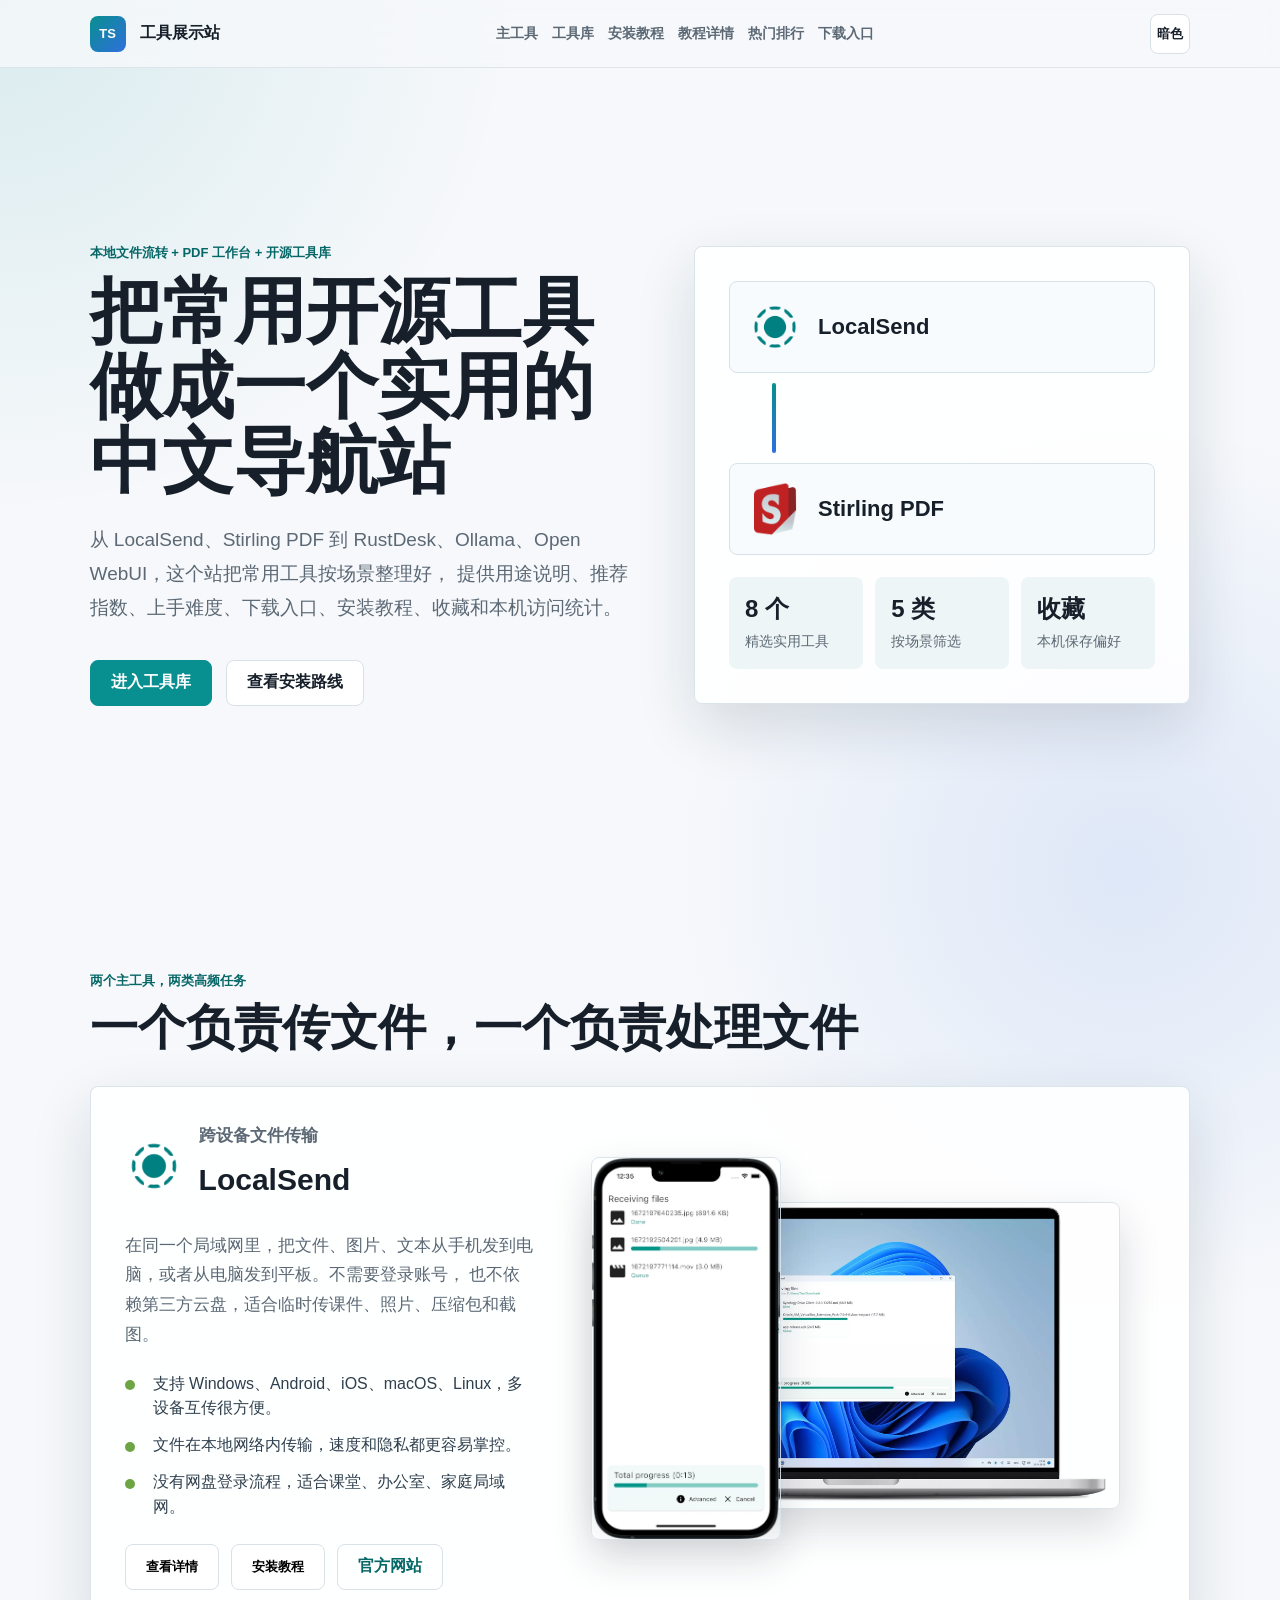
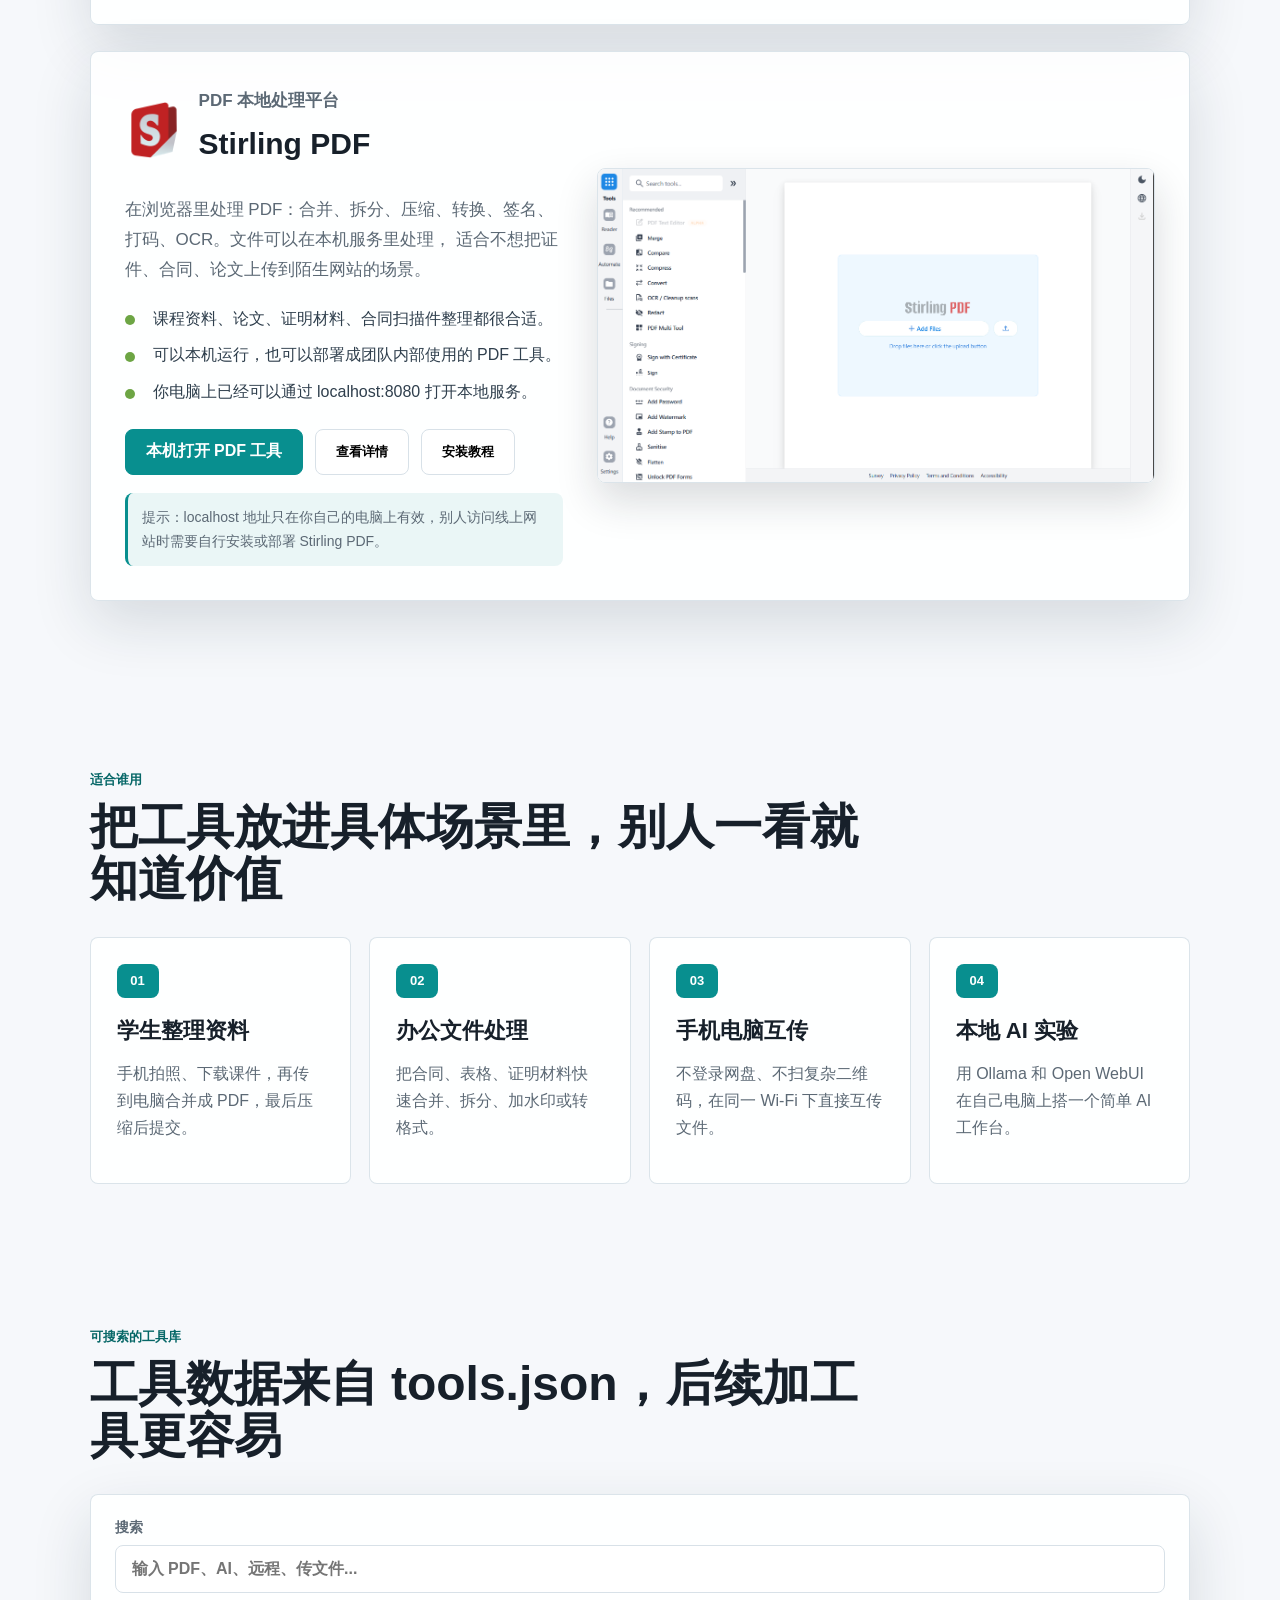
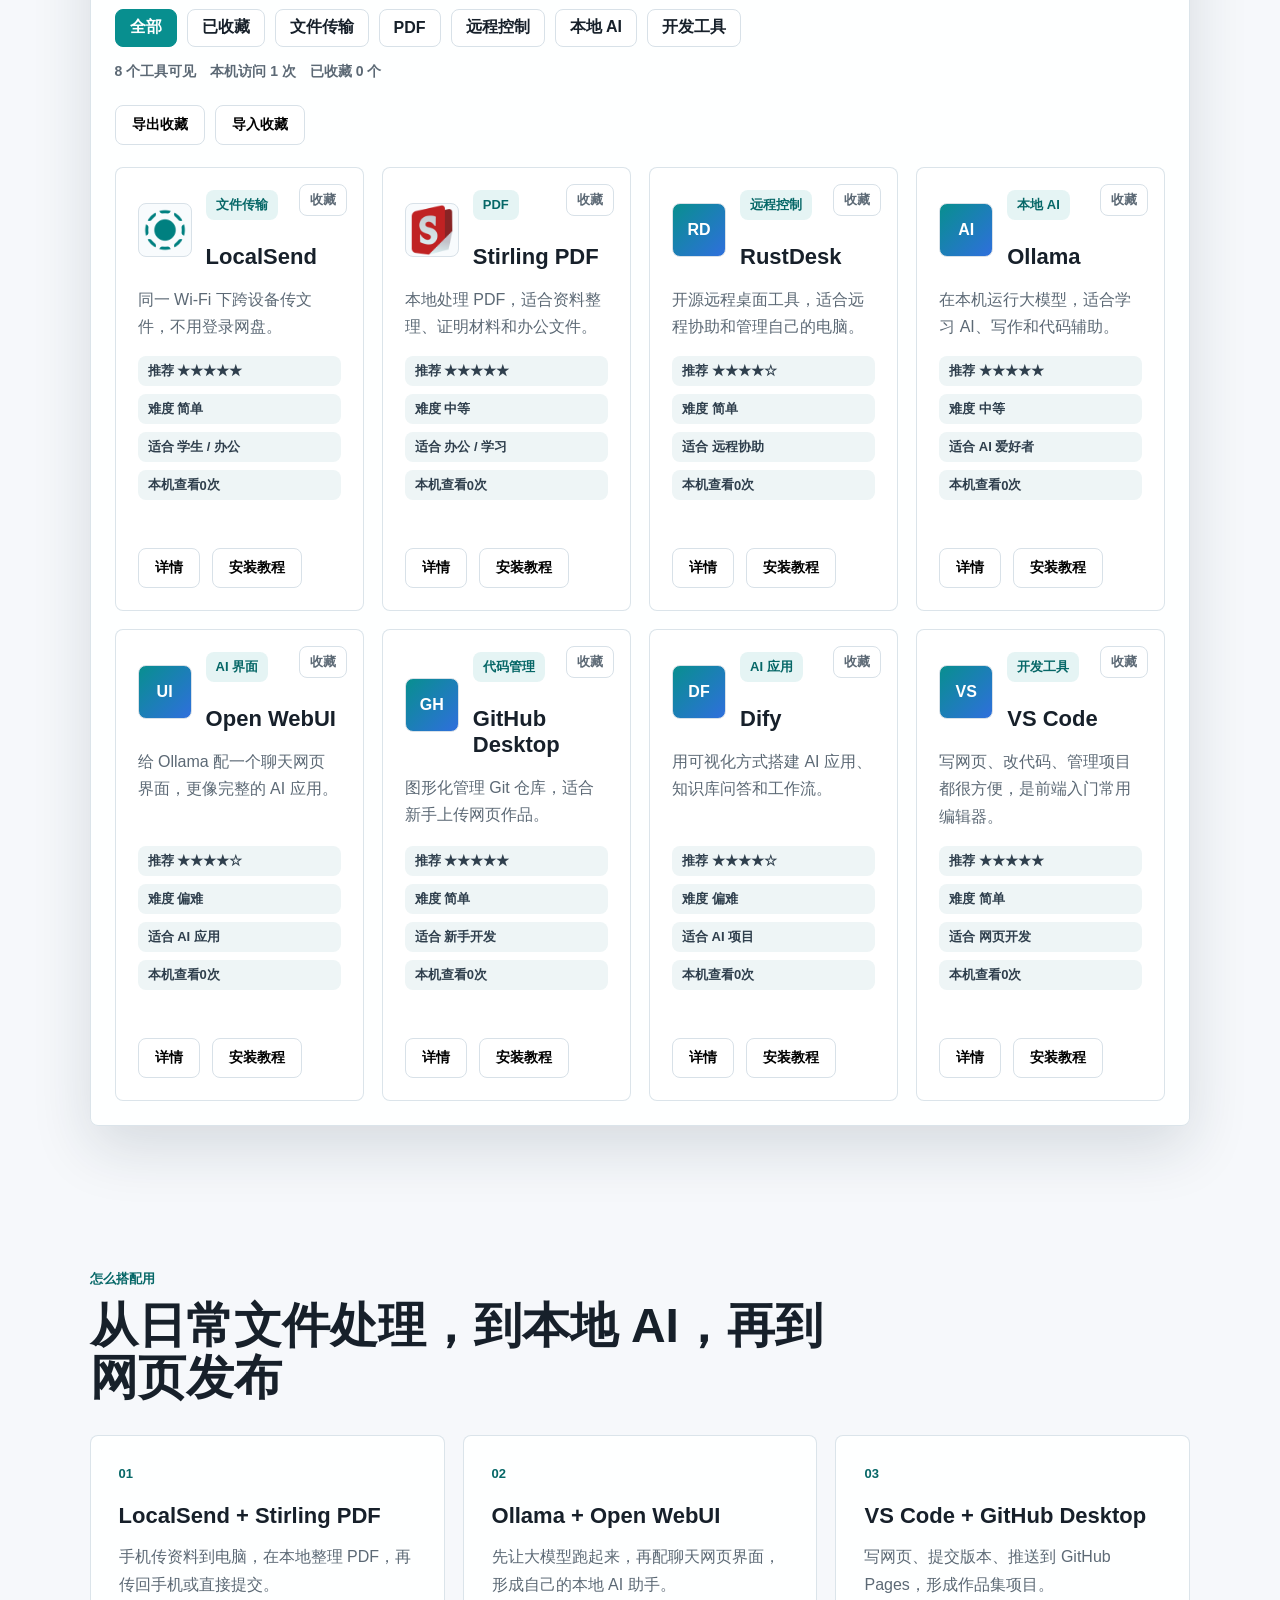
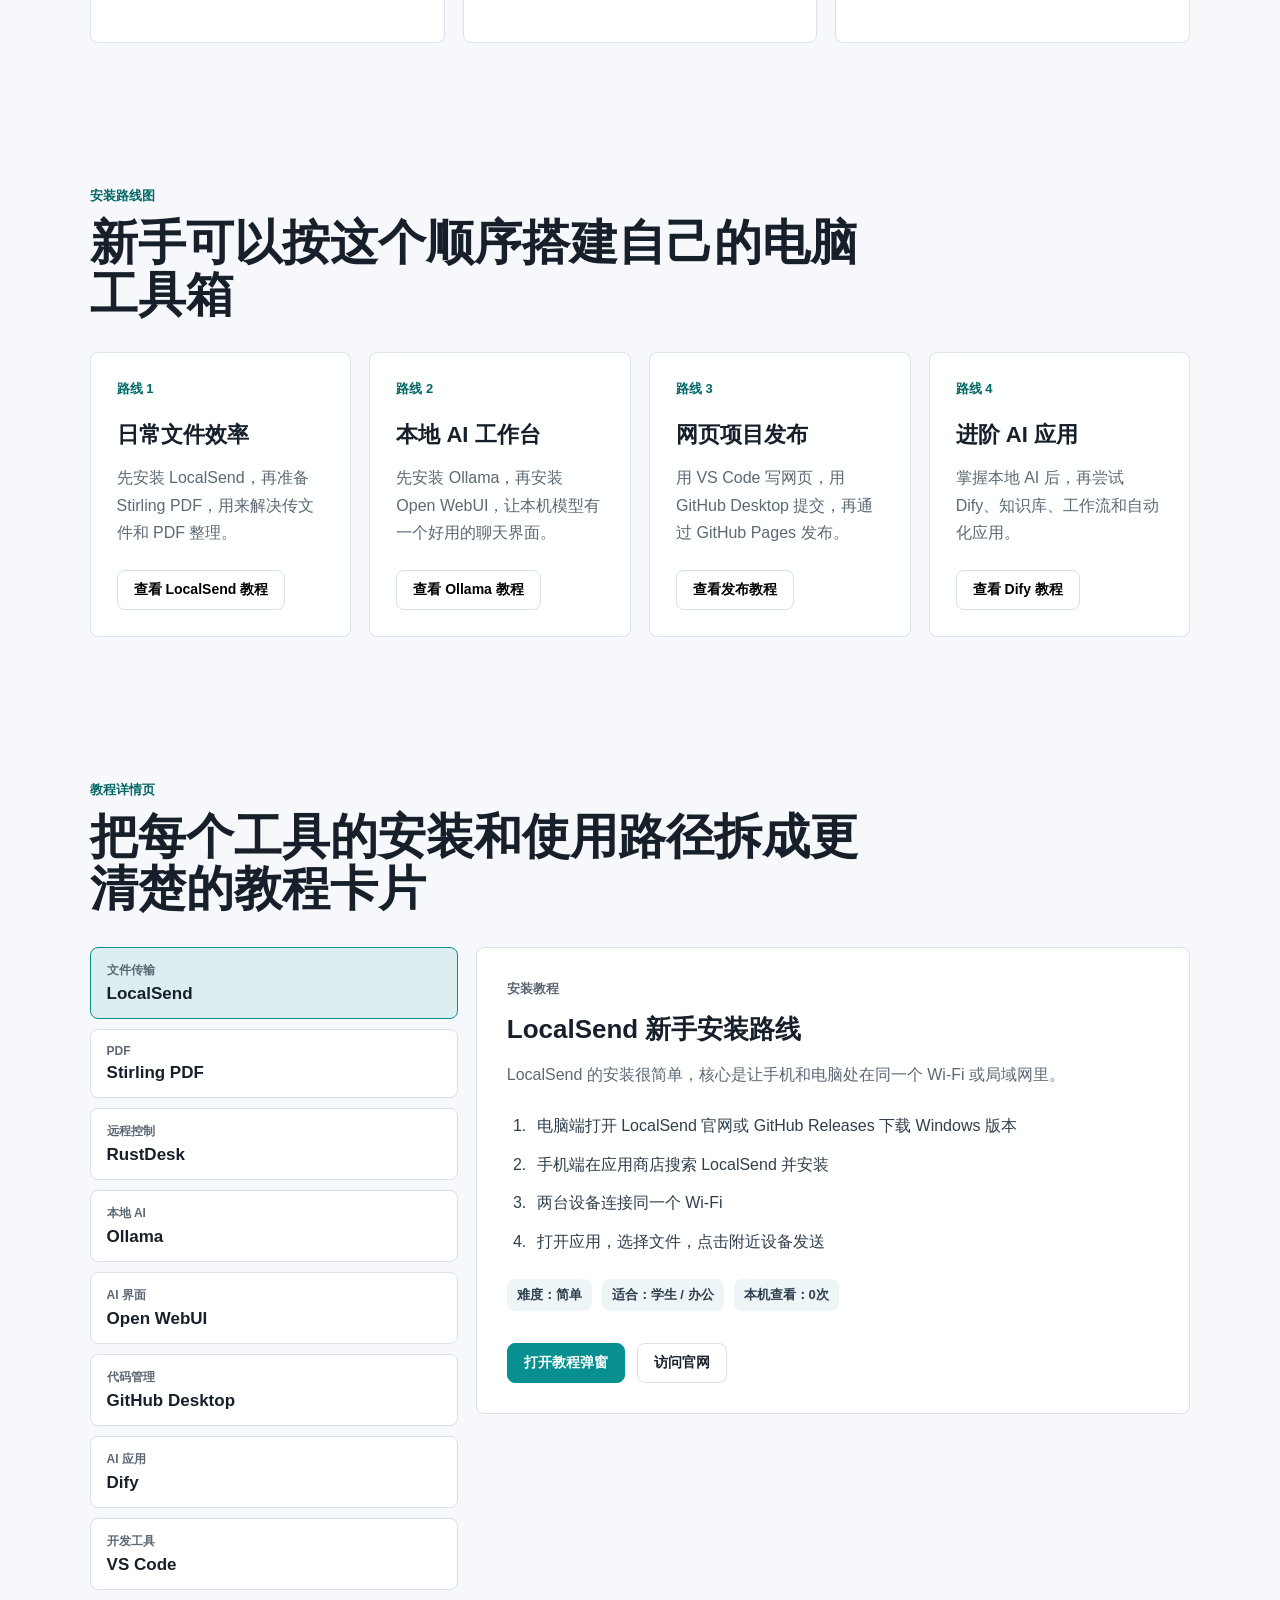
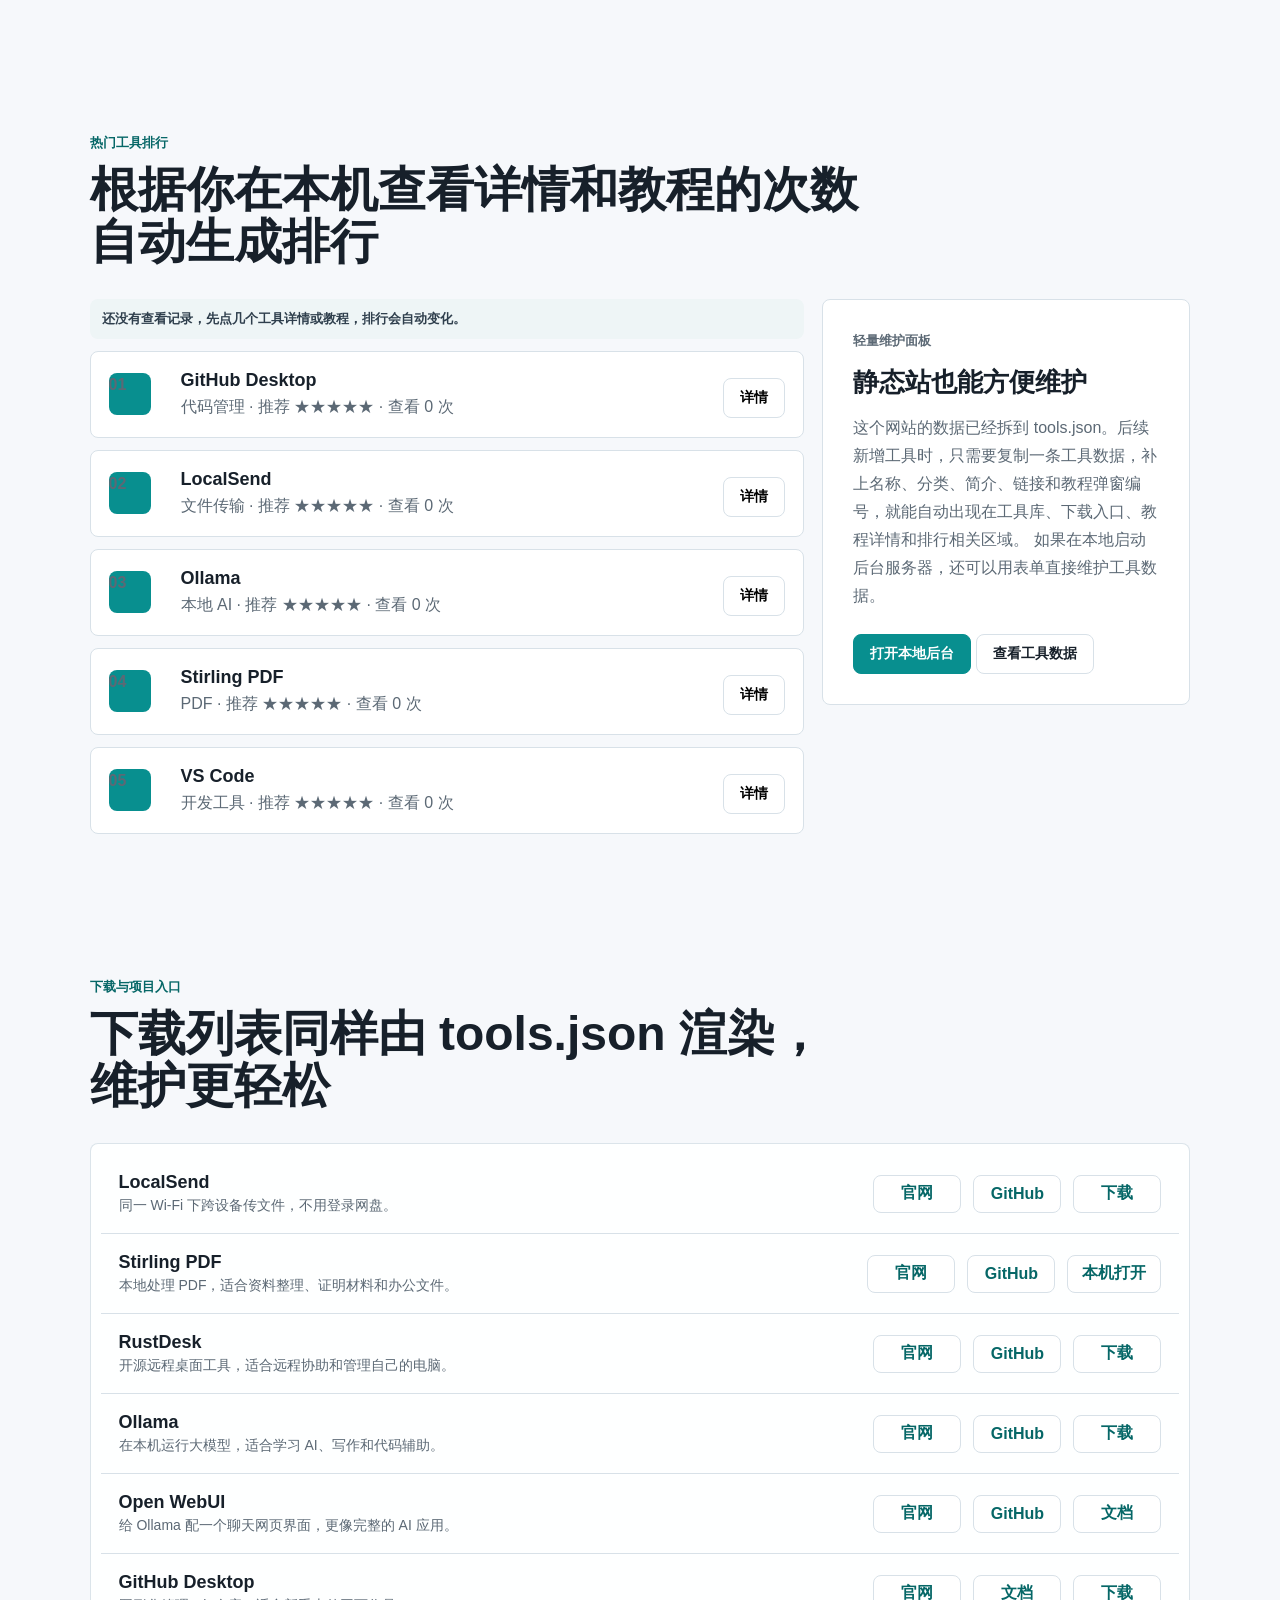
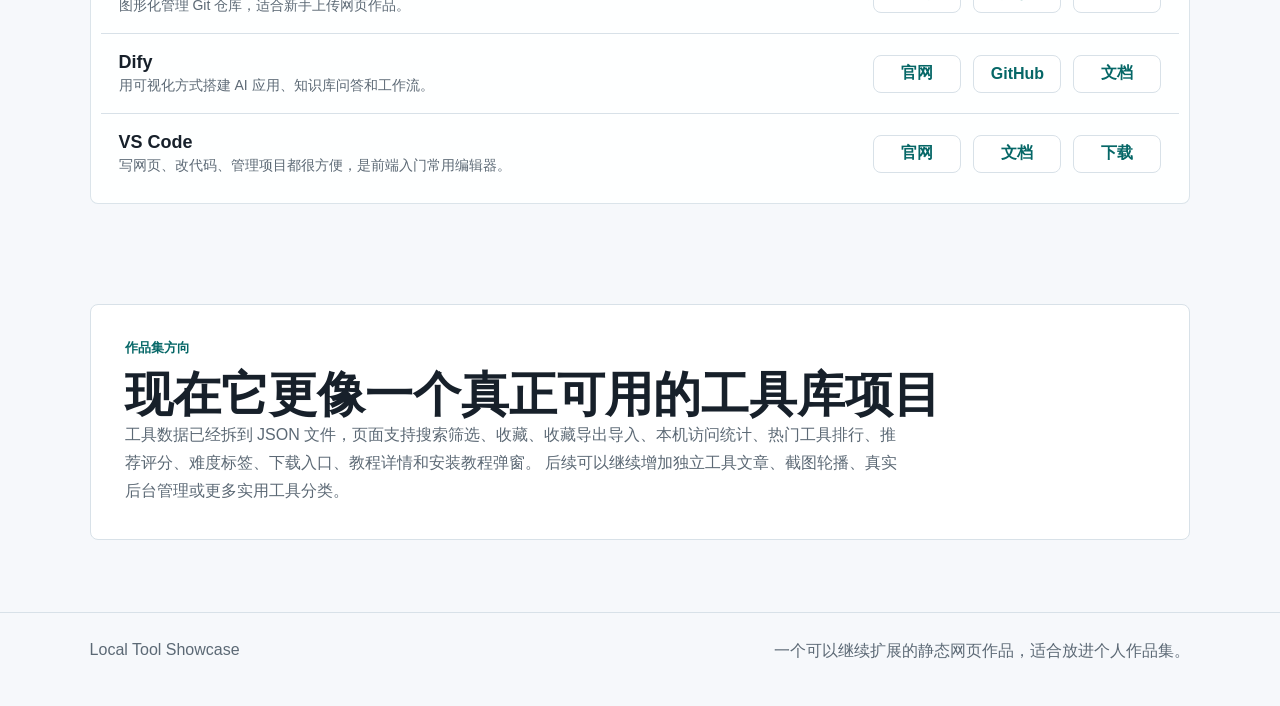
<file: index.html>
<!doctype html>
<html lang="zh-CN">
  <head>
    <meta charset="UTF-8" />
    <meta name="viewport" content="width=device-width, initial-scale=1.0" />
    <meta
      name="description"
      content="一个介绍 LocalSend、Stirling PDF、RustDesk、Ollama、Open WebUI 等实用开源工具的中文工具导航站。"
    />
    <title>LocalSend & Stirling PDF 工具展示站</title>
    <link rel="icon" href="./assets/favicon.svg" type="image/svg+xml" />
    <link rel="stylesheet" href="./styles.css" />
  </head>
  <body>
    <header class="topbar">
      <a class="brand" href="#top" aria-label="回到首页">
        <span class="brand-mark">TS</span>
        <span>工具展示站</span>
      </a>
      <nav class="nav" aria-label="主导航">
        <a href="#products">主工具</a>
        <a href="#tool-library">工具库</a>
        <a href="#guide">安装教程</a>
        <a href="#tutorials">教程详情</a>
        <a href="#popular">热门排行</a>
        <a href="#downloads">下载入口</a>
      </nav>
      <button class="theme-toggle" type="button" aria-label="切换深色模式" data-theme-toggle>
        <span data-theme-icon>暗色</span>
      </button>
    </header>

    <main id="top">
      <section class="hero">
        <div class="hero-copy">
          <p class="eyebrow">本地文件流转 + PDF 工作台 + 开源工具库</p>
          <h1>把常用开源工具做成一个实用的中文导航站</h1>
          <p class="lede">
            从 LocalSend、Stirling PDF 到 RustDesk、Ollama、Open WebUI，这个站把常用工具按场景整理好，
            提供用途说明、推荐指数、上手难度、下载入口、安装教程、收藏和本机访问统计。
          </p>
          <div class="hero-actions">
            <a class="button primary" href="#tool-library">进入工具库</a>
            <a class="button secondary" href="#guide">查看安装路线</a>
          </div>
        </div>

        <div class="hero-panel" aria-label="工具预览">
          <div class="tool-chip">
            <img src="./assets/localsend-logo.png" alt="LocalSend logo" />
            <span>LocalSend</span>
          </div>
          <div class="flow-line"></div>
          <div class="tool-chip">
            <img src="./assets/stirling-logo.png" alt="Stirling PDF logo" />
            <span>Stirling PDF</span>
          </div>
          <div class="metric-grid">
            <div><strong data-total-tools>8 个</strong><span>精选实用工具</span></div>
            <div><strong>5 类</strong><span>按场景筛选</span></div>
            <div><strong>收藏</strong><span>本机保存偏好</span></div>
          </div>
        </div>
      </section>

      <section class="section" id="products">
        <div class="section-heading">
          <p class="eyebrow">两个主工具，两类高频任务</p>
          <h2>一个负责传文件，一个负责处理文件</h2>
        </div>

        <article class="product product-local" id="localsend">
          <div class="product-copy">
            <div class="product-title">
              <img src="./assets/localsend-logo.png" alt="" />
              <div>
                <p class="eyebrow">跨设备文件传输</p>
                <h3>LocalSend</h3>
              </div>
            </div>
            <p>
              在同一个局域网里，把文件、图片、文本从手机发到电脑，或者从电脑发到平板。不需要登录账号，
              也不依赖第三方云盘，适合临时传课件、照片、压缩包和截图。
            </p>
            <ul class="feature-list">
              <li>支持 Windows、Android、iOS、macOS、Linux，多设备互传很方便。</li>
              <li>文件在本地网络内传输，速度和隐私都更容易掌控。</li>
              <li>没有网盘登录流程，适合课堂、办公室、家庭局域网。</li>
            </ul>
            <div class="inline-actions">
              <button class="button secondary" type="button" data-modal="localsend" data-track-tool="localsend">查看详情</button>
              <button class="button secondary" type="button" data-modal="localsendGuide" data-track-tool="localsend">安装教程</button>
              <a class="button ghost" href="https://localsend.org" target="_blank" rel="noreferrer">官方网站</a>
            </div>
          </div>
          <div class="product-media localsend-media">
            <img class="phone-shot" src="./assets/localsend-phone.webp" alt="LocalSend 手机界面截图" />
            <img class="desktop-shot" src="./assets/localsend-pc.webp" alt="LocalSend 电脑界面截图" />
          </div>
        </article>

        <article class="product product-stirling" id="stirling">
          <div class="product-copy">
            <div class="product-title">
              <img src="./assets/stirling-logo.png" alt="" />
              <div>
                <p class="eyebrow">PDF 本地处理平台</p>
                <h3>Stirling PDF</h3>
              </div>
            </div>
            <p>
              在浏览器里处理 PDF：合并、拆分、压缩、转换、签名、打码、OCR。文件可以在本机服务里处理，
              适合不想把证件、合同、论文上传到陌生网站的场景。
            </p>
            <ul class="feature-list">
              <li>课程资料、论文、证明材料、合同扫描件整理都很合适。</li>
              <li>可以本机运行，也可以部署成团队内部使用的 PDF 工具。</li>
              <li>你电脑上已经可以通过 localhost:8080 打开本地服务。</li>
            </ul>
            <div class="inline-actions">
              <a class="button primary" href="http://localhost:8080" target="_blank" rel="noreferrer">本机打开 PDF 工具</a>
              <button class="button secondary" type="button" data-modal="stirling" data-track-tool="stirling">查看详情</button>
              <button class="button secondary" type="button" data-modal="stirlingGuide" data-track-tool="stirling">安装教程</button>
            </div>
            <p class="local-note">提示：localhost 地址只在你自己的电脑上有效，别人访问线上网站时需要自行安装或部署 Stirling PDF。</p>
          </div>
          <div class="product-media">
            <img class="dashboard-shot" src="./assets/stirling-dashboard.png" alt="Stirling PDF 首页截图" />
          </div>
        </article>
      </section>

      <section class="section scenarios" id="scenarios">
        <div class="section-heading">
          <p class="eyebrow">适合谁用</p>
          <h2>把工具放进具体场景里，别人一看就知道价值</h2>
        </div>
        <div class="scenario-grid">
          <article class="scenario-card">
            <span class="scenario-icon">01</span>
            <h3>学生整理资料</h3>
            <p>手机拍照、下载课件，再传到电脑合并成 PDF，最后压缩后提交。</p>
          </article>
          <article class="scenario-card">
            <span class="scenario-icon">02</span>
            <h3>办公文件处理</h3>
            <p>把合同、表格、证明材料快速合并、拆分、加水印或转格式。</p>
          </article>
          <article class="scenario-card">
            <span class="scenario-icon">03</span>
            <h3>手机电脑互传</h3>
            <p>不登录网盘、不扫复杂二维码，在同一 Wi-Fi 下直接互传文件。</p>
          </article>
          <article class="scenario-card">
            <span class="scenario-icon">04</span>
            <h3>本地 AI 实验</h3>
            <p>用 Ollama 和 Open WebUI 在自己电脑上搭一个简单 AI 工作台。</p>
          </article>
        </div>
      </section>

      <section class="section tool-library" id="tool-library">
        <div class="section-heading">
          <p class="eyebrow">可搜索的工具库</p>
          <h2>工具数据来自 tools.json，后续加工具更容易</h2>
        </div>

        <div class="library-shell">
          <div class="library-controls">
            <label class="search-box" for="tool-search">
              <span>搜索</span>
              <input id="tool-search" type="search" placeholder="输入 PDF、AI、远程、传文件..." data-tool-search />
            </label>
            <div class="filter-row" aria-label="工具分类筛选">
              <button class="filter-chip is-active" type="button" data-filter="all" aria-pressed="true">全部</button>
              <button class="filter-chip" type="button" data-filter="favorites" aria-pressed="false">已收藏</button>
              <button class="filter-chip" type="button" data-filter="transfer" aria-pressed="false">文件传输</button>
              <button class="filter-chip" type="button" data-filter="pdf" aria-pressed="false">PDF</button>
              <button class="filter-chip" type="button" data-filter="remote" aria-pressed="false">远程控制</button>
              <button class="filter-chip" type="button" data-filter="ai" aria-pressed="false">本地 AI</button>
              <button class="filter-chip" type="button" data-filter="dev" aria-pressed="false">开发工具</button>
            </div>
            <div class="stats-row" aria-label="本机统计">
              <p class="library-meta"><span data-tool-count>0</span> 个工具可见</p>
              <p class="library-meta">本机访问 <span data-visit-count>0</span> 次</p>
              <p class="library-meta">已收藏 <span data-favorite-count>0</span> 个</p>
            </div>
            <div class="library-actions" aria-label="收藏数据操作">
              <button class="button secondary compact" type="button" data-export-favorites>导出收藏</button>
              <button class="button secondary compact" type="button" data-import-favorites>导入收藏</button>
              <input type="file" accept="application/json,.json" data-import-favorites-file hidden />
              <p class="library-message" data-favorite-message role="status" aria-live="polite"></p>
            </div>
          </div>

          <div class="library-grid" data-tool-grid aria-live="polite"></div>
          <p class="empty-state" data-empty-state hidden>没有找到匹配的工具，换个关键词试试。</p>
        </div>
      </section>

      <section class="section compare" id="compare">
        <div class="section-heading">
          <p class="eyebrow">怎么搭配用</p>
          <h2>从日常文件处理，到本地 AI，再到网页发布</h2>
        </div>
        <div class="compare-grid">
          <div class="compare-item">
            <span class="step">01</span>
            <h3>LocalSend + Stirling PDF</h3>
            <p>手机传资料到电脑，在本地整理 PDF，再传回手机或直接提交。</p>
          </div>
          <div class="compare-item">
            <span class="step">02</span>
            <h3>Ollama + Open WebUI</h3>
            <p>先让大模型跑起来，再配聊天网页界面，形成自己的本地 AI 助手。</p>
          </div>
          <div class="compare-item">
            <span class="step">03</span>
            <h3>VS Code + GitHub Desktop</h3>
            <p>写网页、提交版本、推送到 GitHub Pages，形成作品集项目。</p>
          </div>
        </div>
      </section>

      <section class="section install-guide" id="guide">
        <div class="section-heading">
          <p class="eyebrow">安装路线图</p>
          <h2>新手可以按这个顺序搭建自己的电脑工具箱</h2>
        </div>
        <div class="guide-track">
          <article class="guide-card">
            <span class="step">路线 1</span>
            <h3>日常文件效率</h3>
            <p>先安装 LocalSend，再准备 Stirling PDF，用来解决传文件和 PDF 整理。</p>
            <button class="button secondary compact" type="button" data-modal="localsendGuide" data-track-tool="localsend">查看 LocalSend 教程</button>
          </article>
          <article class="guide-card">
            <span class="step">路线 2</span>
            <h3>本地 AI 工作台</h3>
            <p>先安装 Ollama，再安装 Open WebUI，让本机模型有一个好用的聊天界面。</p>
            <button class="button secondary compact" type="button" data-modal="ollamaGuide" data-track-tool="ollama">查看 Ollama 教程</button>
          </article>
          <article class="guide-card">
            <span class="step">路线 3</span>
            <h3>网页项目发布</h3>
            <p>用 VS Code 写网页，用 GitHub Desktop 提交，再通过 GitHub Pages 发布。</p>
            <button class="button secondary compact" type="button" data-modal="githubDesktopGuide" data-track-tool="github-desktop">查看发布教程</button>
          </article>
          <article class="guide-card">
            <span class="step">路线 4</span>
            <h3>进阶 AI 应用</h3>
            <p>掌握本地 AI 后，再尝试 Dify、知识库、工作流和自动化应用。</p>
            <button class="button secondary compact" type="button" data-modal="difyGuide" data-track-tool="dify">查看 Dify 教程</button>
          </article>
        </div>
      </section>

      <section class="section tutorials" id="tutorials">
        <div class="section-heading">
          <p class="eyebrow">教程详情页</p>
          <h2>把每个工具的安装和使用路径拆成更清楚的教程卡片</h2>
        </div>
        <div class="tutorial-layout">
          <div class="tutorial-list" data-tutorial-list aria-label="教程列表"></div>
          <article class="tutorial-detail" data-tutorial-detail aria-live="polite"></article>
        </div>
      </section>

      <section class="section popular" id="popular">
        <div class="section-heading">
          <p class="eyebrow">热门工具排行</p>
          <h2>根据你在本机查看详情和教程的次数自动生成排行</h2>
        </div>
        <div class="popular-layout">
          <div class="popular-panel" data-popular-tools></div>
          <div class="admin-panel">
            <p class="eyebrow">轻量维护面板</p>
            <h3>静态站也能方便维护</h3>
            <p>
              这个网站的数据已经拆到 tools.json。后续新增工具时，只需要复制一条工具数据，补上名称、分类、简介、链接和教程弹窗编号，就能自动出现在工具库、下载入口、教程详情和排行相关区域。
              如果在本地启动后台服务器，还可以用表单直接维护工具数据。
            </p>
            <a class="button primary compact" href="./admin.html" target="_blank" rel="noreferrer">打开本地后台</a>
            <a class="button secondary compact" href="./tools.json" target="_blank" rel="noreferrer">查看工具数据</a>
          </div>
        </div>
      </section>

      <section class="section downloads" id="downloads">
        <div class="section-heading">
          <p class="eyebrow">下载与项目入口</p>
          <h2>下载列表同样由 tools.json 渲染，维护更轻松</h2>
        </div>
        <div class="download-panel" data-download-panel></div>
      </section>

      <section class="section publish">
        <div class="publish-inner">
          <p class="eyebrow">作品集方向</p>
          <h2>现在它更像一个真正可用的工具库项目</h2>
          <p>
            工具数据已经拆到 JSON 文件，页面支持搜索筛选、收藏、收藏导出导入、本机访问统计、热门工具排行、推荐评分、难度标签、下载入口、教程详情和安装教程弹窗。
            后续可以继续增加独立工具文章、截图轮播、真实后台管理或更多实用工具分类。
          </p>
        </div>
      </section>
    </main>

    <footer class="footer">
      <span>Local Tool Showcase</span>
      <span>一个可以继续扩展的静态网页作品，适合放进个人作品集。</span>
    </footer>

    <div class="modal" data-modal-root hidden>
      <div class="modal-backdrop" data-modal-close></div>
      <section class="modal-panel" role="dialog" aria-modal="true" aria-labelledby="modal-title">
        <button class="modal-close" type="button" aria-label="关闭弹窗" data-modal-close>×</button>
        <p class="eyebrow" data-modal-kicker>工具详情</p>
        <h2 id="modal-title" data-modal-title></h2>
        <p data-modal-body></p>
        <ul class="modal-list" data-modal-list></ul>
      </section>
    </div>

    <script src="./script.js"></script>
  </body>
</html>
</file>
<file: styles.css>
:root {
  color-scheme: light;
  --ink: #17202a;
  --muted: #5c6975;
  --line: #d8e1e8;
  --page: #f6f8fb;
  --paper: #ffffff;
  --teal: #088f8f;
  --teal-dark: #066767;
  --blue: #2f6fdd;
  --green: #6da544;
  --shadow: 0 22px 60px rgba(24, 40, 55, 0.14);
}

:root[data-theme="dark"] {
  color-scheme: dark;
  --ink: #eff6fb;
  --muted: #a7b7c5;
  --line: #263746;
  --page: #101820;
  --paper: #16222c;
  --teal: #25b7b5;
  --teal-dark: #7bdedc;
  --blue: #75a5ff;
  --green: #91c66b;
  --shadow: 0 22px 60px rgba(0, 0, 0, 0.34);
}

* {
  box-sizing: border-box;
}

html {
  scroll-behavior: smooth;
}

body {
  margin: 0;
  font-family:
    Inter, "Segoe UI", "Microsoft YaHei", "PingFang SC", Arial, sans-serif;
  color: var(--ink);
  background:
    radial-gradient(circle at top left, rgba(8, 143, 143, 0.12), transparent 32rem),
    radial-gradient(circle at 88% 10%, rgba(47, 111, 221, 0.12), transparent 28rem),
    var(--page);
  overflow-x: hidden;
}

body.modal-open {
  overflow: hidden;
}

a {
  color: inherit;
  text-decoration: none;
}

.topbar {
  position: sticky;
  top: 0;
  z-index: 10;
  display: flex;
  align-items: center;
  justify-content: space-between;
  min-height: 68px;
  padding: 0 7vw;
  background: rgba(246, 248, 251, 0.82);
  border-bottom: 1px solid rgba(216, 225, 232, 0.8);
  backdrop-filter: blur(18px);
}

:root[data-theme="dark"] .topbar {
  background: rgba(16, 24, 32, 0.84);
}

.brand,
.nav {
  display: flex;
  align-items: center;
  gap: 14px;
}

.brand {
  font-weight: 800;
}

.brand-mark {
  display: grid;
  place-items: center;
  width: 36px;
  height: 36px;
  border-radius: 8px;
  color: white;
  background: linear-gradient(135deg, var(--teal), var(--blue));
  font-size: 13px;
}

.nav a {
  color: var(--muted);
  font-size: 14px;
  font-weight: 650;
}

.nav a:hover {
  color: var(--teal-dark);
}

.theme-toggle {
  display: grid;
  place-items: center;
  width: 40px;
  height: 40px;
  border: 1px solid var(--line);
  border-radius: 8px;
  color: var(--ink);
  background: var(--paper);
  cursor: pointer;
  font-weight: 900;
}

.theme-toggle:hover {
  border-color: var(--teal);
}

.hero {
  display: grid;
  grid-template-columns: minmax(0, 1.05fr) minmax(360px, 0.95fr);
  align-items: center;
  gap: 56px;
  min-height: calc(100vh - 68px);
  padding: 7vh 7vw 9vh;
}

.hero-copy,
.hero-panel,
.product-copy,
.product-media,
.scenario-card,
.tool-card,
.download-panel,
.library-shell,
.library-card,
.guide-card {
  min-width: 0;
}

.eyebrow {
  margin: 0 0 12px;
  color: var(--teal-dark);
  font-size: 13px;
  font-weight: 800;
  letter-spacing: 0;
  text-transform: uppercase;
}

h1,
h2,
h3,
p {
  margin-top: 0;
}

h1 {
  max-width: 760px;
  margin-bottom: 24px;
  font-size: clamp(40px, 6vw, 72px);
  line-height: 1.04;
  letter-spacing: 0;
}

h2 {
  margin-bottom: 0;
  font-size: clamp(30px, 4vw, 48px);
  line-height: 1.08;
  letter-spacing: 0;
}

h3 {
  margin-bottom: 14px;
  font-size: 30px;
  letter-spacing: 0;
}

.lede {
  max-width: 680px;
  color: var(--muted);
  font-size: 19px;
  line-height: 1.8;
}

.hero-actions {
  display: flex;
  flex-wrap: wrap;
  gap: 14px;
  margin-top: 34px;
}

.button {
  display: inline-flex;
  align-items: center;
  justify-content: center;
  min-height: 46px;
  padding: 0 20px;
  border-radius: 8px;
  border: 1px solid var(--line);
  font-weight: 800;
}

.button.primary {
  color: white;
  border-color: var(--teal);
  background: var(--teal);
}

.button.primary:hover {
  background: var(--teal-dark);
}

.button.secondary {
  background: var(--paper);
}

.button.ghost {
  color: var(--teal-dark);
  background: transparent;
}

.button:hover,
.theme-toggle:hover {
  transform: translateY(-1px);
}

.button.compact {
  margin-top: 8px;
  min-height: 40px;
  padding: 0 16px;
  font-size: 14px;
}

.hero-panel,
.product,
.compare-item,
.scenario-card,
.tool-card,
.download-panel,
.library-shell,
.library-card,
.guide-card {
  border: 1px solid rgba(216, 225, 232, 0.9);
  border-radius: 8px;
  background: rgba(255, 255, 255, 0.88);
  box-shadow: var(--shadow);
}

.hero-panel {
  padding: 34px;
}

.tool-chip {
  display: flex;
  align-items: center;
  gap: 16px;
  padding: 18px;
  border-radius: 8px;
  background: #f8fbfd;
  border: 1px solid var(--line);
  font-size: 22px;
  font-weight: 850;
}

:root[data-theme="dark"] .tool-chip {
  background: #1b2b36;
}

.tool-chip img {
  width: 54px;
  height: 54px;
  object-fit: contain;
}

.flow-line {
  width: 4px;
  height: 70px;
  margin: 10px 0 10px 43px;
  border-radius: 2px;
  background: linear-gradient(var(--teal), var(--blue));
}

.metric-grid {
  display: grid;
  grid-template-columns: repeat(3, 1fr);
  gap: 12px;
  margin-top: 22px;
}

.metric-grid div {
  min-height: 92px;
  padding: 16px;
  border-radius: 8px;
  background: #eef5f6;
}

:root[data-theme="dark"] .metric-grid div {
  background: #1b2d35;
}

.metric-grid strong,
.metric-grid span {
  display: block;
}

.metric-grid strong {
  margin-bottom: 8px;
  font-size: 24px;
}

.metric-grid span {
  color: var(--muted);
  font-size: 14px;
}

.section {
  padding: 72px 7vw;
}

.section-heading {
  max-width: 780px;
  margin-bottom: 32px;
}

.product {
  display: grid;
  grid-template-columns: minmax(0, 0.82fr) minmax(420px, 1.18fr);
  gap: 34px;
  align-items: center;
  margin-bottom: 26px;
  padding: 34px;
  overflow: hidden;
}

.product-stirling {
  grid-template-columns: minmax(0, 0.88fr) minmax(420px, 1.12fr);
}

.product-title {
  display: flex;
  align-items: center;
  gap: 16px;
  margin-bottom: 20px;
}

.product-title img {
  width: 58px;
  height: 58px;
  object-fit: contain;
}

.product-copy p {
  color: var(--muted);
  font-size: 17px;
  line-height: 1.75;
}

.local-note {
  margin: 18px 0 0;
  padding: 12px 14px;
  border-left: 3px solid var(--teal);
  border-radius: 8px;
  background: rgba(8, 143, 143, 0.08);
  font-size: 14px !important;
}

.feature-list {
  display: grid;
  gap: 12px;
  padding: 0;
  margin: 22px 0 24px;
  list-style: none;
}

.feature-list li {
  position: relative;
  padding-left: 28px;
  color: #2f3f4d;
  line-height: 1.55;
}

:root[data-theme="dark"] .feature-list li {
  color: #d8e6ef;
}

.inline-actions {
  display: flex;
  flex-wrap: wrap;
  gap: 12px;
  margin-top: 24px;
}

.feature-list li::before {
  position: absolute;
  left: 0;
  top: 0.55em;
  width: 10px;
  height: 10px;
  border-radius: 50%;
  background: var(--green);
  content: "";
}

.product-media {
  position: relative;
  min-height: 330px;
  display: grid;
  place-items: center;
}

.localsend-media {
  min-height: 390px;
}

.phone-shot,
.desktop-shot,
.dashboard-shot {
  border-radius: 8px;
  border: 1px solid rgba(216, 225, 232, 0.9);
  box-shadow: 0 18px 42px rgba(22, 34, 45, 0.16);
}

.phone-shot {
  position: absolute;
  left: 4%;
  bottom: 10px;
  width: min(34%, 190px);
  z-index: 2;
}

.desktop-shot {
  width: min(88%, 620px);
}

.dashboard-shot {
  width: min(100%, 680px);
}

.compare-grid {
  display: grid;
  grid-template-columns: repeat(3, 1fr);
  gap: 18px;
}

.scenario-grid,
.tools-grid {
  display: grid;
  gap: 18px;
}

.scenario-grid,
.tools-grid {
  grid-template-columns: repeat(4, 1fr);
}

.scenario-card,
.tool-card {
  padding: 26px;
  box-shadow: none;
}

.scenario-icon,
.tool-badge {
  display: inline-flex;
  align-items: center;
  justify-content: center;
  margin-bottom: 18px;
  border-radius: 8px;
  font-size: 13px;
  font-weight: 900;
}

.scenario-icon {
  width: 42px;
  height: 34px;
  color: white;
  background: var(--teal);
}

.tool-badge {
  min-height: 30px;
  padding: 0 10px;
  color: var(--teal-dark);
  background: rgba(8, 143, 143, 0.1);
}

.scenario-card h3,
.tool-card h3 {
  font-size: 22px;
}

.scenario-card p,
.tool-card p {
  color: var(--muted);
  line-height: 1.7;
}

.download-panel {
  display: grid;
  overflow: hidden;
  padding: 10px;
  box-shadow: none;
}

.download-row {
  display: grid;
  grid-template-columns: minmax(220px, 1fr) repeat(3, minmax(88px, auto));
  gap: 12px;
  align-items: center;
  padding: 18px;
  border-bottom: 1px solid var(--line);
}

.download-row:last-child {
  border-bottom: 0;
}

.download-row strong,
.download-row span {
  display: block;
}

.download-row strong {
  margin-bottom: 4px;
  font-size: 18px;
}

.download-row span {
  color: var(--muted);
  font-size: 14px;
}

.download-row a {
  display: inline-flex;
  align-items: center;
  justify-content: center;
  min-height: 38px;
  padding: 0 14px;
  border: 1px solid var(--line);
  border-radius: 8px;
  color: var(--teal-dark);
  background: var(--paper);
  font-weight: 800;
}

.download-row a:hover {
  border-color: var(--teal);
  transform: translateY(-1px);
}

.library-shell {
  padding: 24px;
}

.library-controls {
  display: grid;
  gap: 16px;
  margin-bottom: 22px;
}

.search-box {
  display: grid;
  gap: 8px;
}

.search-box span,
.library-meta {
  color: var(--muted);
  font-size: 14px;
  font-weight: 800;
}

.search-box input {
  width: 100%;
  min-height: 48px;
  padding: 0 16px;
  border: 1px solid var(--line);
  border-radius: 8px;
  color: var(--ink);
  background: var(--paper);
  font: inherit;
  font-weight: 650;
}

.search-box input:focus {
  outline: 3px solid rgba(8, 143, 143, 0.16);
  border-color: var(--teal);
}

.filter-row {
  display: flex;
  flex-wrap: wrap;
  gap: 10px;
}

.filter-chip {
  min-height: 38px;
  padding: 0 14px;
  border: 1px solid var(--line);
  border-radius: 8px;
  color: var(--ink);
  background: var(--paper);
  cursor: pointer;
  font: inherit;
  font-weight: 800;
}

.filter-chip.is-active {
  color: white;
  border-color: var(--teal);
  background: var(--teal);
}

.library-meta {
  margin: 0;
}

.stats-row {
  display: flex;
  flex-wrap: wrap;
  gap: 14px;
}

.library-actions {
  display: flex;
  flex-wrap: wrap;
  align-items: center;
  gap: 10px;
}

.library-message {
  min-height: 22px;
  margin: 0;
  color: var(--teal-dark);
  font-size: 14px;
  font-weight: 800;
}

.library-grid {
  display: grid;
  grid-template-columns: repeat(4, 1fr);
  gap: 18px;
}

.library-card {
  position: relative;
  display: flex;
  flex-direction: column;
  gap: 16px;
  padding: 22px;
  box-shadow: none;
}

.library-card[hidden] {
  display: none;
}

.library-card-top {
  display: flex;
  align-items: center;
  gap: 14px;
}

.tool-logo {
  display: grid;
  place-items: center;
  width: 54px;
  height: 54px;
  flex: 0 0 auto;
  border: 1px solid var(--line);
  border-radius: 8px;
  object-fit: contain;
  background: #f8fbfd;
}

.text-logo {
  color: white;
  background: linear-gradient(135deg, var(--teal), var(--blue));
  font-weight: 900;
}

.library-card h3 {
  margin: 6px 0 0;
  font-size: 22px;
}

.favorite-toggle {
  position: absolute;
  top: 16px;
  right: 16px;
  min-height: 32px;
  padding: 0 10px;
  border: 1px solid var(--line);
  border-radius: 8px;
  color: var(--muted);
  background: var(--paper);
  cursor: pointer;
  font: inherit;
  font-size: 13px;
  font-weight: 900;
}

.favorite-toggle.is-favorite {
  color: white;
  border-color: var(--teal);
  background: var(--teal);
}

.library-card p {
  margin: 0;
  color: var(--muted);
  line-height: 1.7;
}

.tool-meta {
  display: grid;
  gap: 8px;
  margin-top: auto;
}

.tool-meta span {
  display: inline-flex;
  min-height: 30px;
  align-items: center;
  padding: 0 10px;
  border-radius: 8px;
  color: #2f3f4d;
  background: #eef5f6;
  font-size: 13px;
  font-weight: 800;
}

.tool-meta .view-count,
.tutorial-meta .view-count,
.popular-row .view-count {
  display: inline;
  min-height: auto;
  padding: 0;
  border-radius: 0;
  color: inherit;
  background: transparent;
  font-size: inherit;
  font-weight: inherit;
}

:root[data-theme="dark"] .tool-meta span,
:root[data-theme="dark"] .tool-logo {
  color: #d8e6ef;
  background: #1b2d35;
}

.empty-state {
  margin: 22px 0 0;
  padding: 18px;
  border: 1px dashed var(--line);
  border-radius: 8px;
  color: var(--muted);
  text-align: center;
  font-weight: 800;
}

.guide-track {
  display: grid;
  grid-template-columns: repeat(4, 1fr);
  gap: 18px;
}

.guide-card {
  padding: 26px;
  box-shadow: none;
}

.guide-card h3 {
  font-size: 22px;
}

.guide-card p {
  color: var(--muted);
  line-height: 1.7;
}

.tutorial-layout,
.popular-layout {
  display: grid;
  grid-template-columns: minmax(260px, 0.34fr) minmax(0, 0.66fr);
  gap: 18px;
  align-items: start;
}

.tutorial-list {
  display: grid;
  gap: 10px;
}

.tutorial-tab {
  display: grid;
  gap: 5px;
  width: 100%;
  min-height: 68px;
  padding: 14px 16px;
  border: 1px solid var(--line);
  border-radius: 8px;
  color: var(--ink);
  background: var(--paper);
  cursor: pointer;
  font: inherit;
  text-align: left;
}

.tutorial-tab span {
  color: var(--muted);
  font-size: 12px;
  font-weight: 850;
}

.tutorial-tab strong {
  font-size: 17px;
}

.tutorial-tab.is-active {
  border-color: var(--teal);
  background: rgba(8, 143, 143, 0.1);
}

.tutorial-detail,
.admin-panel {
  padding: 30px;
  border: 1px solid var(--line);
  border-radius: 8px;
  background: var(--paper);
}

.tutorial-detail h3,
.admin-panel h3 {
  font-size: 26px;
}

.tutorial-detail p,
.admin-panel p {
  color: var(--muted);
  line-height: 1.75;
}

.tutorial-steps {
  display: grid;
  gap: 12px;
  margin: 24px 0;
  padding-left: 24px;
}

.tutorial-steps li {
  padding-left: 6px;
  color: #2f3f4d;
  line-height: 1.65;
}

.tutorial-meta {
  display: flex;
  flex-wrap: wrap;
  gap: 10px;
}

.tutorial-meta span,
.popular-note {
  display: inline-flex;
  align-items: center;
  min-height: 32px;
  padding: 0 10px;
  border-radius: 8px;
  color: #2f3f4d;
  background: #eef5f6;
  font-size: 13px;
  font-weight: 800;
}

.popular-layout {
  grid-template-columns: minmax(0, 0.66fr) minmax(260px, 0.34fr);
}

.popular-panel {
  display: grid;
  gap: 12px;
}

.popular-note {
  margin: 0;
  padding: 10px 12px;
  line-height: 1.5;
}

.popular-row {
  display: grid;
  grid-template-columns: 58px minmax(0, 1fr) auto;
  gap: 14px;
  align-items: center;
  padding: 18px;
  border: 1px solid var(--line);
  border-radius: 8px;
  background: var(--paper);
}

.popular-rank {
  display: grid;
  place-items: center;
  width: 42px;
  height: 42px;
  border-radius: 8px;
  color: white;
  background: var(--teal);
  font-weight: 900;
}

.popular-row strong,
.popular-row span {
  display: block;
}

.popular-row strong {
  margin-bottom: 4px;
  font-size: 18px;
}

.popular-row span {
  color: var(--muted);
  line-height: 1.5;
}

:root[data-theme="dark"] .tutorial-tab.is-active {
  background: rgba(37, 183, 181, 0.16);
}

:root[data-theme="dark"] .tutorial-steps li,
:root[data-theme="dark"] .tutorial-meta span,
:root[data-theme="dark"] .popular-note {
  color: #d8e6ef;
  background: #1b2d35;
}

.compare-item {
  padding: 28px;
  box-shadow: none;
}

.step {
  display: inline-flex;
  margin-bottom: 22px;
  color: var(--teal-dark);
  font-size: 13px;
  font-weight: 900;
}

.compare-item h3 {
  font-size: 22px;
}

.compare-item p {
  color: var(--muted);
  line-height: 1.7;
}

.footer {
  display: flex;
  justify-content: space-between;
  gap: 20px;
  padding: 28px 7vw 44px;
  color: var(--muted);
  border-top: 1px solid var(--line);
}

.publish {
  padding-top: 28px;
}

.publish-inner {
  padding: 34px;
  border: 1px solid var(--line);
  border-radius: 8px;
  background: var(--paper);
}

.publish-inner p:last-child {
  max-width: 780px;
  margin-bottom: 0;
  color: var(--muted);
  line-height: 1.75;
}

.modal[hidden] {
  display: none;
}

.modal {
  position: fixed;
  inset: 0;
  z-index: 50;
  display: grid;
  place-items: center;
  padding: 22px;
}

.modal-backdrop {
  position: absolute;
  inset: 0;
  background: rgba(5, 12, 18, 0.62);
  backdrop-filter: blur(8px);
}

.modal-panel {
  position: relative;
  z-index: 1;
  width: min(620px, 100%);
  padding: 34px;
  border: 1px solid var(--line);
  border-radius: 8px;
  background: var(--paper);
  box-shadow: var(--shadow);
}

.modal-close {
  position: absolute;
  top: 16px;
  right: 16px;
  display: grid;
  place-items: center;
  width: 36px;
  height: 36px;
  border: 1px solid var(--line);
  border-radius: 8px;
  color: var(--ink);
  background: transparent;
  cursor: pointer;
  font-size: 24px;
  line-height: 1;
}

.modal-panel p {
  color: var(--muted);
  line-height: 1.75;
}

.modal-list {
  display: grid;
  gap: 10px;
  margin: 20px 0 0;
  padding-left: 20px;
}

@media (max-width: 920px) {
  .hero,
  .product,
  .product-stirling,
  .compare-grid,
  .scenario-grid,
  .tools-grid,
  .library-grid,
  .guide-track,
  .tutorial-layout,
  .popular-layout {
    grid-template-columns: 1fr;
  }

  .hero {
    min-height: auto;
    padding-top: 56px;
  }

  .nav {
    display: none;
  }

  .product {
    padding: 24px;
  }

  .product-media,
  .localsend-media {
    min-height: 260px;
  }

  .phone-shot {
    width: 128px;
  }

  .download-row {
    grid-template-columns: 1fr;
  }

  .download-row a {
    justify-content: flex-start;
  }

  .library-shell {
    padding: 18px;
  }

  .tutorial-list {
    grid-template-columns: repeat(2, minmax(0, 1fr));
  }

  .popular-row {
    grid-template-columns: 48px minmax(0, 1fr);
  }

  .popular-row .button {
    grid-column: 1 / -1;
    justify-content: center;
    width: 100%;
  }
}

@media (max-width: 560px) {
  .topbar,
  .hero,
  .section,
  .footer {
    padding-left: 20px;
    padding-right: 20px;
  }

  .hero-actions,
  .footer {
    flex-direction: column;
  }

  h1 {
    font-size: 34px;
    line-height: 1.12;
    overflow-wrap: anywhere;
    word-break: break-word;
  }

  h2 {
    font-size: 30px;
  }

  .lede {
    font-size: 17px;
  }

  .button {
    width: 100%;
  }

  .filter-chip {
    flex: 1 1 auto;
  }

  .library-actions .button {
    flex: 1 1 120px;
    width: auto;
  }

  .tutorial-list {
    grid-template-columns: 1fr;
  }

  .tutorial-detail,
  .admin-panel {
    padding: 22px;
  }

  .popular-row {
    grid-template-columns: 1fr;
  }

  .popular-rank {
    width: 100%;
  }

  .hero-panel {
    padding: 18px;
  }

  .tool-chip {
    gap: 12px;
    padding: 14px;
    font-size: 20px;
  }

  .tool-chip img {
    width: 46px;
    height: 46px;
  }

  .metric-grid {
    grid-template-columns: 1fr;
  }

  .desktop-shot {
    width: 100%;
  }
}
</file>
